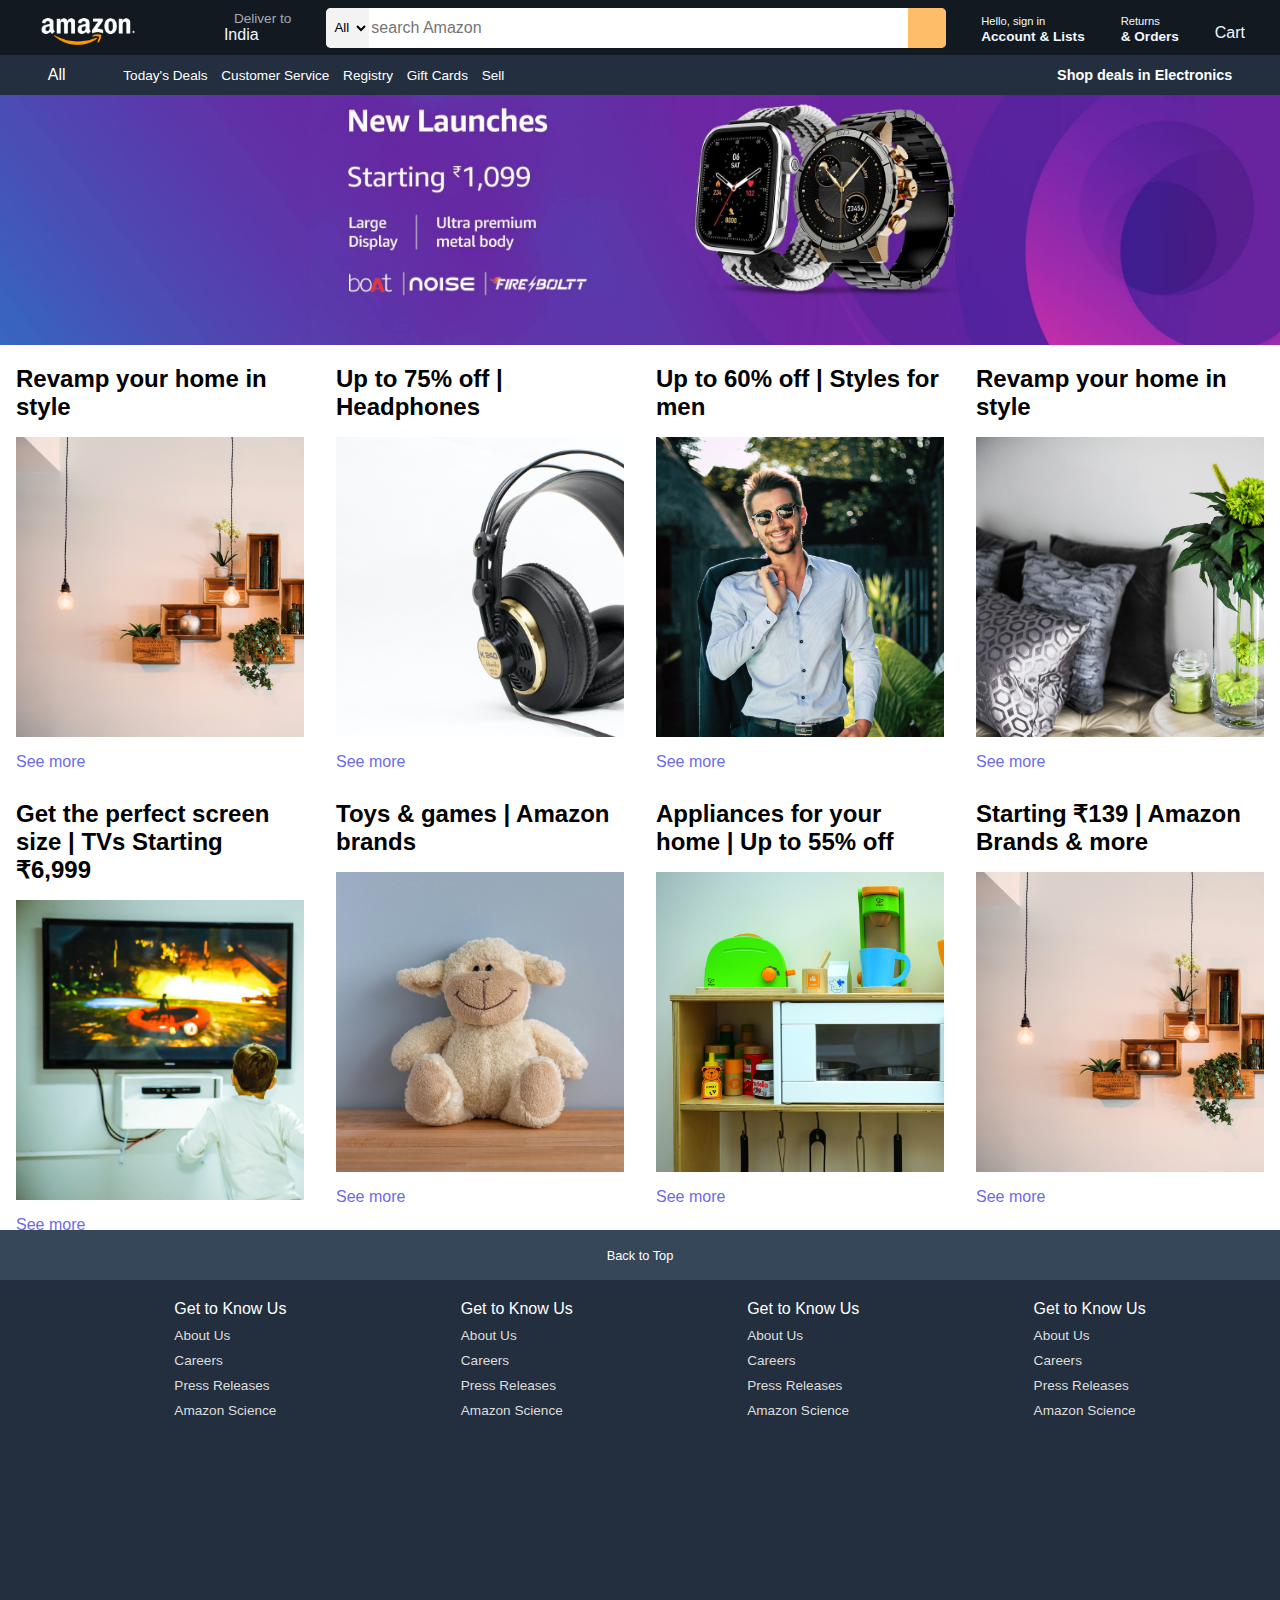
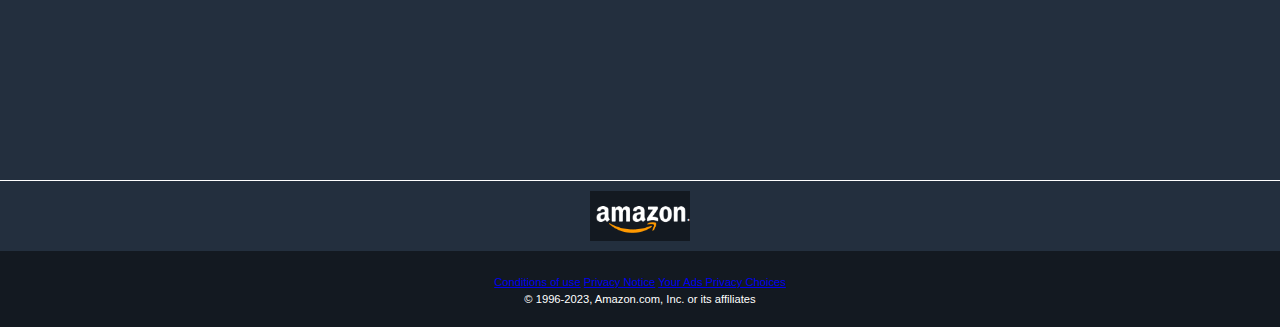
<file: Amazon clone/index.html>
<!DOCTYPE html>
<html lang="en">
<head>
    <meta charset="UTF-8">
    <meta name="viewport" content="width=device-width, initial-scale=1.0">
    <title>Amazon</title>
    <link rel="stylesheet" href="https://cdnjs.cloudflare.com/ajax/libs/font-awesome/6.5.1/css/all.min.css" integrity="sha512-DTOQO9RWCH3ppGqcWaEA1BIZOC6xxalwEsw9c2QQeAIftl+Vegovlnee1c9QX4TctnWMn13TZye+giMm8e2LwA==" crossorigin="anonymous" referrerpolicy="no-referrer" />
    <link rel="stylesheet" href="style.css">
</head>
<body>
    
    <header>

        <div class="navbar">
            <div class="nav-logo border">
                <div class="logo">
    
                </div>
            </div>
    
    <div class="nav-address border">
        <p class="add-first">Deliver to</p>
        <div class="add-icon">
            <i class="fa-solid fa-location-dot"></i>
            <p class="add-second">India</p>
        </div>
    
    </div>  


    <div class="nav-search">
        <select class="search-select">
            <option value="">All</option>
        </select>
        <input placeholder="search Amazon" class="search-input">
        <div class="search-icon">
            <i class="fa-solid fa-magnifying-glass"></i>
        </div>

    </div>

    <div class="nav-signin border" >
        <p><span>Hello, sign in</span></p>
        <p class="nav-second">Account &#38; Lists</p>
    </div>

    <div class="nav-return border">
        <p><span>Returns</span></p>
        <p class="nav-second"> &#38; Orders</p>
    </div>

    <div class="nav-cart border" >
        <i class="fa-solid fa-cart-shopping"></i>Cart
    </div>

        </div>

        <div class="panel">
            <div class="panel-all">
                <i class="fa-solid fa-bars"></i>
                All
            </div>

            <div class="panel-ops">
                <p>Today's Deals</p>
                <p>Customer Service</p>
                <p>Registry</p>
                <p>Gift Cards</p>
                <p>Sell</p>
            </div>

            <div class="panel-deals">
                Shop deals in Electronics
            </div>
        </div>


       
    </header>

        <div class="hero-section">

        </div>

        <div class="shop-section">

            <div class="box">

                <div class="box-content">
                    <h2>Revamp your home in style</h2>
                    <div class="box1-img" style="background-image: url(images/home-decor.jpg);"></div>
                     <p>See more</p>
                 </div>
                </div>
               
            <div class="box">
                <div class="box-content">
                    <h2>Up to 75% off | Headphones</h2>
                    <div class="box1-img" style="background-image: url(images/headphones.jpg);"></div>
                     <p>See more</p>
                 </div>
            </div>


            <div class="box">
                <div class="box-content">
                    <h2>Up to 60% off | Styles for men</h2>
                    <div class="box1-img" style="background-image: url(images/men.jpg);"></div>
                     <p>See more</p>
                 </div>
            </div>

            <div class=" box">
                <div class="box-content">
                    <h2>Revamp your home in style</h2>
                    <div class="box1-img" style="background-image: url(images/home.jpg);"></div>
                     <p>See more</p>
                 </div>
            </div>
           

            <br>
        <div class="box">
            <div class="box-content">
                <h2>Get the perfect screen size | TVs Starting ₹6,999</h2>
                <div class="box1-img" style="background-image: url(images/tv.jpg);"></div>
                 <p>See more</p>
             </div>
        </div>
        <div class="box">
            <div class="box-content">
                <h2>Toys &#38; games | Amazon brands</h2>
                <div class="box1-img" style="background-image: url(images/toys.jpg);"></div>
                 <p>See more</p>
             </div>
        </div>
        <div class="box">
            <div class="box-content">
                <h2>Appliances for your home | Up to 55% off</h2>
                <div class="box1-img" style="background-image: url(images/appliances.jpg);"></div>
                 <p>See more</p>
             </div>
        </div>
        <div class="box">
            <div class="box-content">
                <h2>Starting ₹139 | Amazon Brands &#38; more</h2>
                <div class="box1-img" style="background-image: url(images/home-decor.jpg);"></div>
                 <p>See more</p>
             </div> 
        </div>

       

        </div>


        <footer>
            <div class="foot-panel1">
                Back to Top
            </div>

            <div class="foot-panel2">
                <ul>
                   <p>Get to Know Us</p> 
                   <a href="#"> About Us</a>
                    <a href="#">Careers</a>
                    <a href="#">Press Releases</a>
                    <a href="#">Amazon Science</a>
                </ul>

                <ul>
                    <p>Get to Know Us</p> 
                    <a href="#"> About Us</a>
                     <a href="#">Careers</a>
                     <a href="#">Press Releases</a>
                     <a href="#">Amazon Science</a>
                 </ul>

                 <ul>
                    <p>Get to Know Us</p> 
                    <a href="#"> About Us</a>
                     <a href="#">Careers</a>
                     <a href="#">Press Releases</a>
                     <a href="#">Amazon Science</a>
                 </ul>

                 <ul>
                    <p>Get to Know Us</p> 
                    <a href="#"> About Us</a>
                     <a href="#">Careers</a>
                     <a href="#">Press Releases</a>
                     <a href="#">Amazon Science</a>
                 </ul>
            </div>


            <div class="foot-panel3">
                <div class="logo">

                </div>
            </div>

            <div class="foot-panel4">
                <div class="pages">
                    <a href="#">Conditions of use</a>
                    <a href="#">Privacy Notice</a>
                    <a href="#">Your Ads Privacy Choices</a>
                </div>

                <div class="copyright">© 1996-2023, Amazon.com, Inc. or its affiliates </div>
            </div>
        </footer>



  
</body>
</html>
</file>
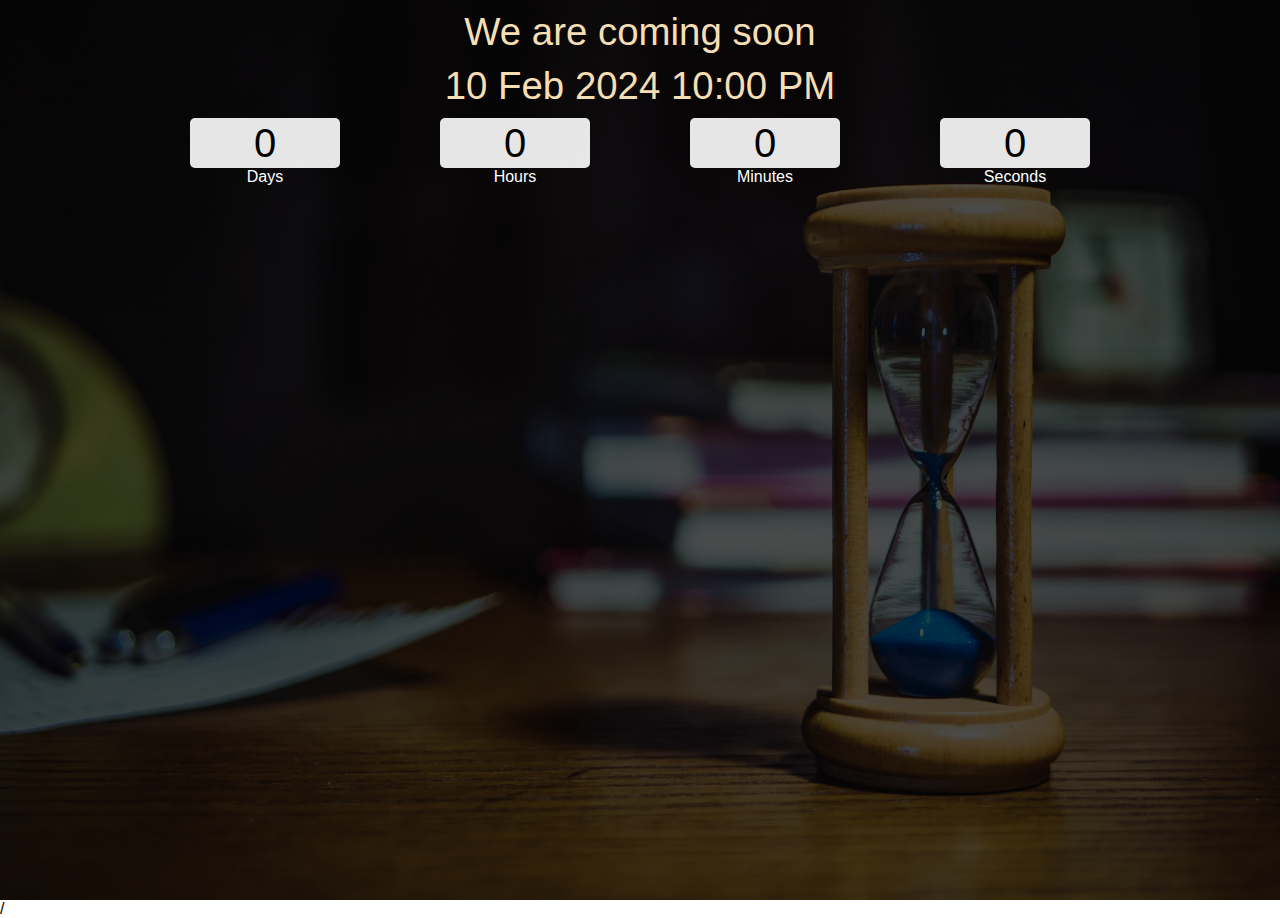
<file: countdown/index.html>
<!DOCTYPE html>
<html lang="en">
  <head>
    <meta charset="UTF-8" />
    <meta name="viewport" content="width=device-width, initial-scale=1.0" />
    <title>Document</title>
    <link rel="stylesheet" href="style.css" />
  </head>
  <body>
    <div class="main">
      <div class="overlay">
        <div class="title">We are coming soon</div>
        <div class="title" id="end-date">10 Feb 2024 10:00 PM</div>
        <div class="col">
          <div>
            <input type="text" readonly value="0" />
            <br />
            <label for="">Days</label>
          </div>
          <div>
            <input type="text" readonly value="0" />
            <br />
            <label for="">Hours</label>
          </div>
          <div>
            <input type="text" readonly value="0" />
            <br />
            <label for="">Minutes</label>
          </div>
          <div>
            <input type="text" readonly value="0" />
            <br />
            <label for="">Seconds</label>
          </div>
        </div>
      </div>
      /
    </div>

    <script src="app.js"></script>
  </body>
</html>
</file>
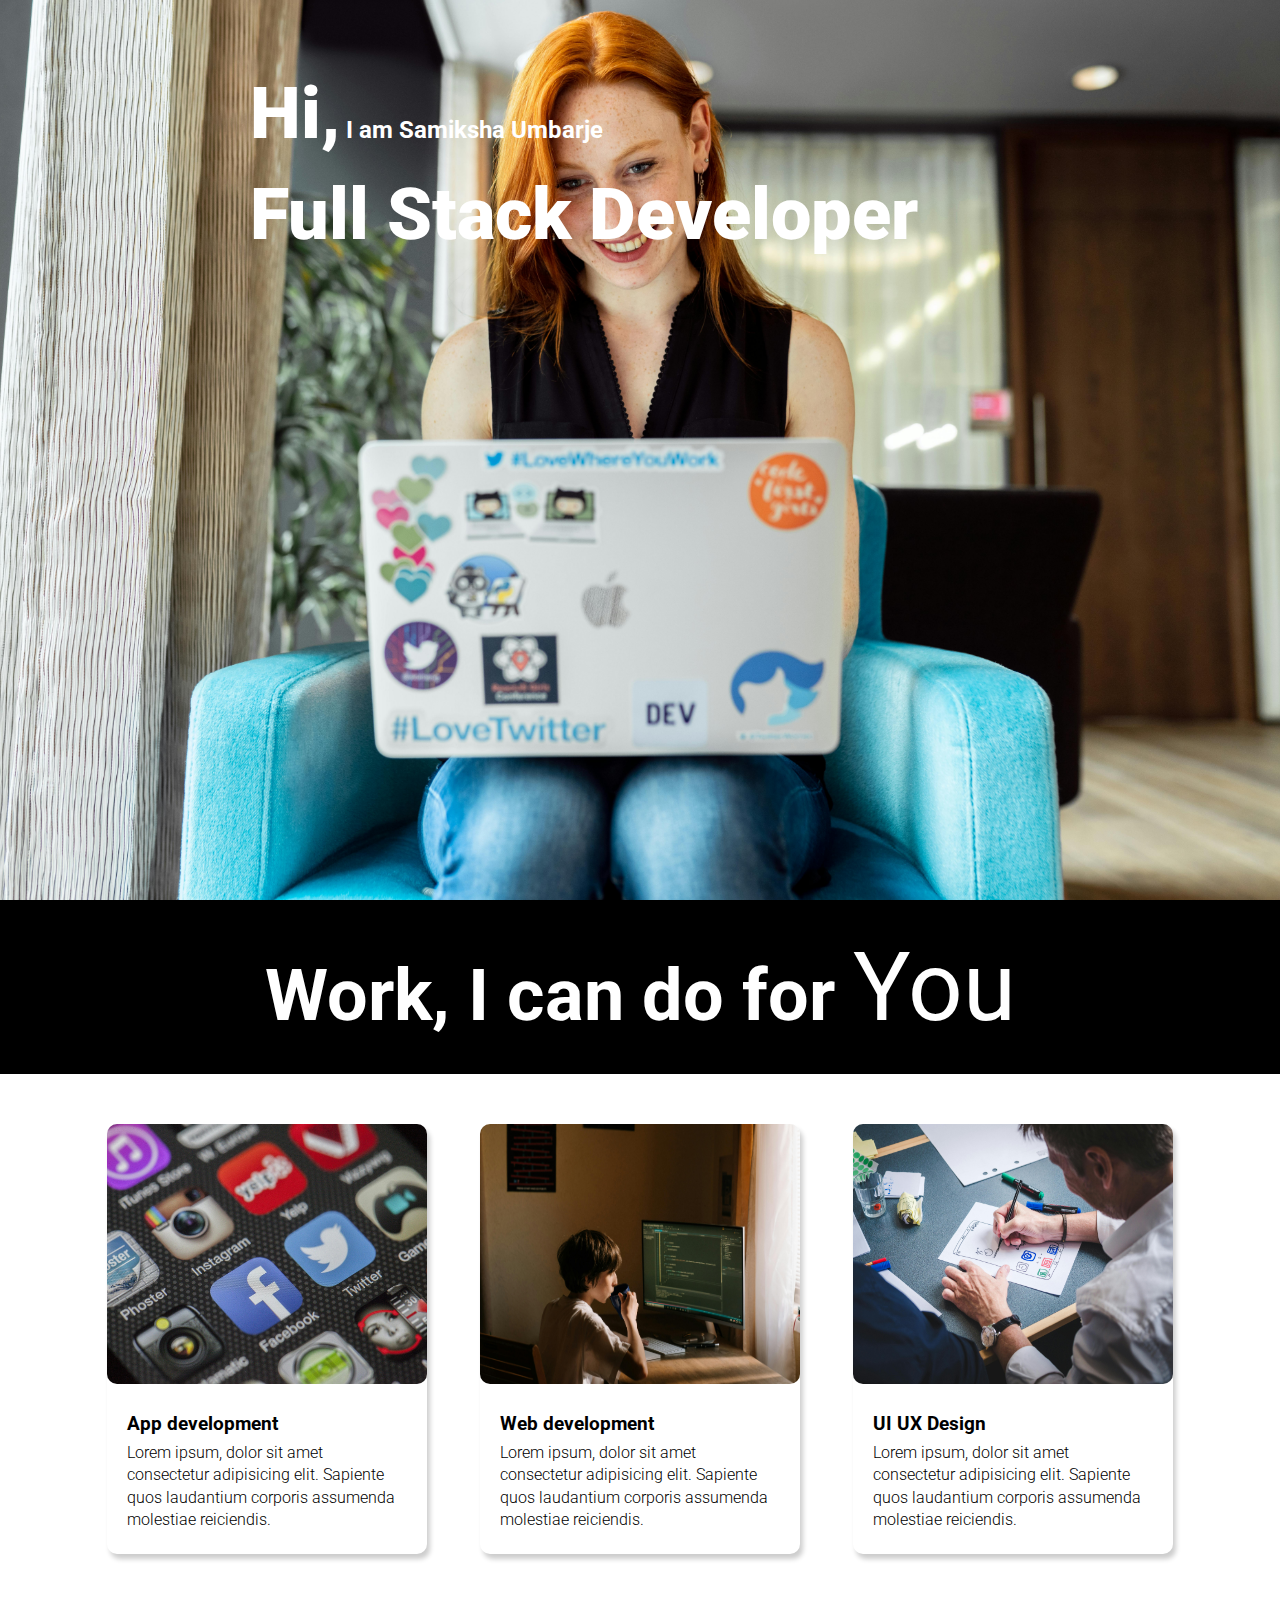
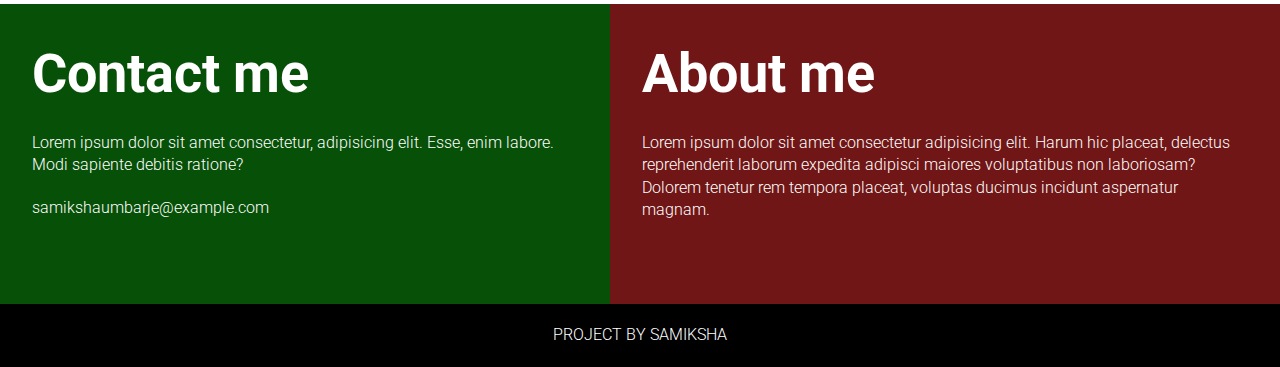
<file: Dev Landing page/index.html>
<!DOCTYPE html>
<html lang="en">
  <head>
    <meta charset="UTF-8" />
    <meta name="viewport" content="width=device-width, initial-scale=1.0" />
    <title>Developer Landing Page</title>
    <link rel="stylesheet" href="style.css" />
  </head>
  <body>
    <section class="hero_section">
      <div class="text_container">
        <h2><span class="lg_text">Hi,</span> I am Samiksha Umbarje</h2>
        <h1 class="lg_text">Full Stack Developer</h1>
      </div>
    </section>

    <section class="black_box">
      <h2>Work, I can do for <span>You</span></h2>
    </section>

    <section class="work">
      <div class="grid_item">
        <div class="card">
          <div class="image_container">
            <img src="images/app dev.jpg" alt="UI UX design" />
          </div>
          <div class="card_content">
            <h3>App development</h3>
            <p>
              Lorem ipsum, dolor sit amet consectetur adipisicing elit. Sapiente
              quos laudantium corporis assumenda molestiae reiciendis.
            </p>
          </div>
        </div>
      </div>

      <div class="grid_item">
        <div class="card">
          <div class="image_container">
            <img src="images/web.jpg" alt="web development" />
          </div>
          <div class="card_content">
            <h3>Web development</h3>
            <p>
              Lorem ipsum, dolor sit amet consectetur adipisicing elit. Sapiente
              quos laudantium corporis assumenda molestiae reiciendis.
            </p>
          </div>
        </div>
      </div>

      <div class="grid_item">
        <div class="card">
          <div class="image_container">
            <img src="images/UI design.jpg" alt="app development" />
          </div>
          <div class="card_content">
            <h3>UI UX Design</h3>
            <p>
              Lorem ipsum, dolor sit amet consectetur adipisicing elit. Sapiente
              quos laudantium corporis assumenda molestiae reiciendis.
            </p>
          </div>
        </div>
      </div>
    </section>

    <section class="bottom_section">
      <div class="contact">
        <h2>Contact me</h2>
        <p>
          Lorem ipsum dolor sit amet consectetur, adipisicing elit. Esse, enim
          labore. Modi sapiente debitis ratione?
        </p>
        <p>samikshaumbarje@example.com</p>
      </div>
      <div class="about">
        <h2>About me</h2>
        Lorem ipsum dolor sit amet consectetur adipisicing elit. Harum hic
        placeat, delectus reprehenderit laborum expedita adipisci maiores
        voluptatibus non laboriosam? Dolorem tenetur rem tempora placeat,
        voluptas ducimus incidunt aspernatur magnam.
      </div>
    </section>

    <footer>Project By Samiksha</footer>
  </body>
</html>
</file>
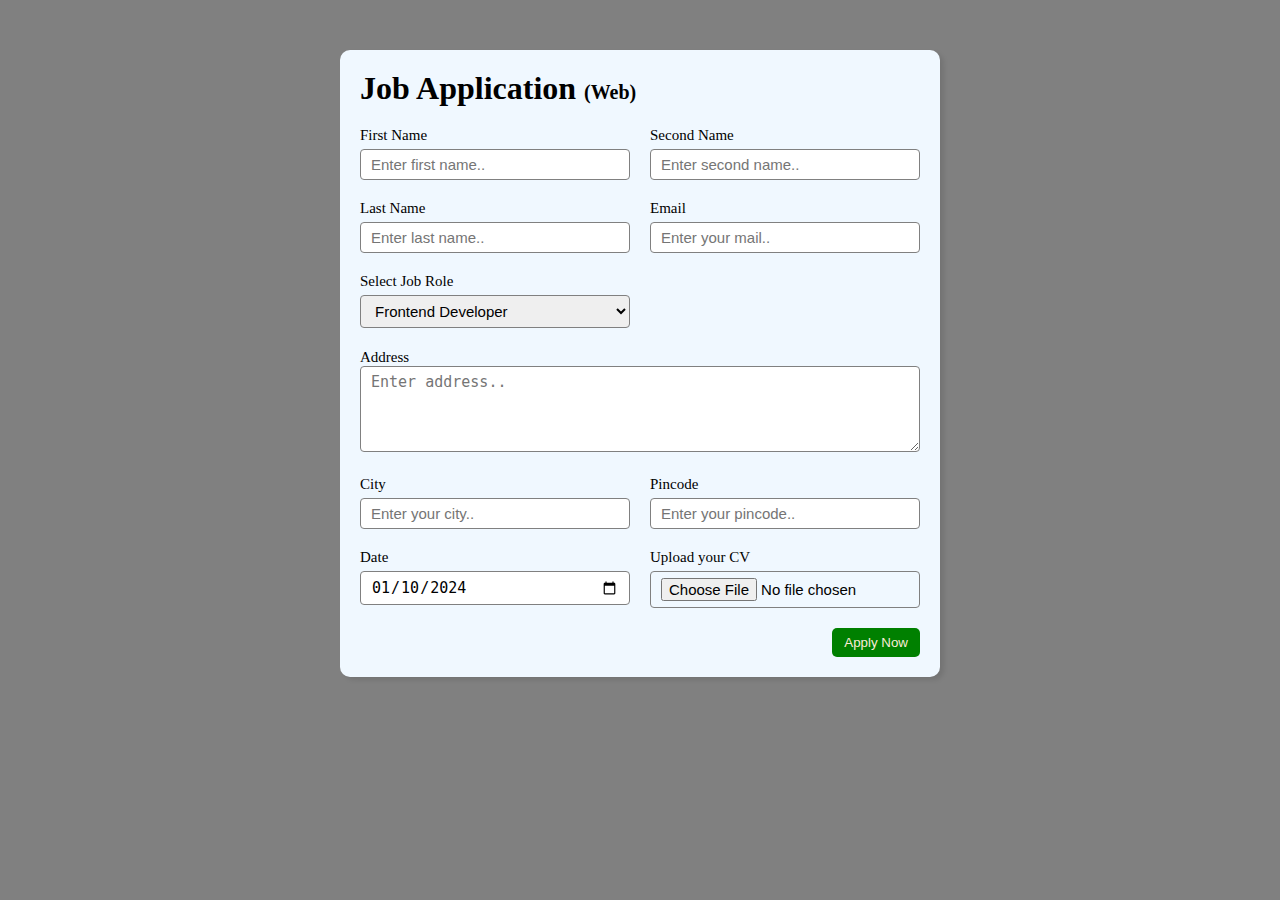
<file: Job application/index.html>
<!DOCTYPE html>
<html lang="en">
  <head>
    <meta charset="UTF-8" />
    <meta name="viewport" content="width=device-width, initial-scale=1.0" />
    <title>Job Application form</title>
    <link rel="stylesheet" href="style.css" />
  </head>
  <body>
    <div class="container">
      <div class="apply_box">
        <h1>
          Job Application
          <span class="title_small">(Web)</span>
        </h1>

        <form action="">
          <div class="form_container">
            <div class="form_control">
              <label for="first_name">First Name</label>
              <input
                id="first_name"
                type="text"
                name="first_name"
                placeholder="Enter first name.."
              />
            </div>

            <div class="form_control">
              <label for="second_name">Second Name</label>
              <input
                id="second_name"
                type="text"
                name="second_name"
                placeholder="Enter second name.."
              />
            </div>

            <div class="form_control">
              <label for="last_name">Last Name</label>
              <input
                id="last_name"
                type="text"
                name="last_name"
                placeholder="Enter last name.."
              />
            </div>

            <div class="form_control">
              <label for="email">Email</label>
              <input
                id="email"
                type="email"
                name="email"
                placeholder="Enter your mail.."
              />
            </div>

            <div class="form_control">
              <label for="job_role"> Select Job Role</label>
              <select>
                <option value="frontend">Frontend Developer</option>
                <option value="backend">Backend Developer</option>
                <option value="fullstack">Full stack Developer</option>
                <option value="ui_ux">UI_UX Designer</option>
              </select>
            </div>

            <div class="textarea_control">
              <label for="address">Address</label>
              <textarea
                name="address"
                id="address"
                cols="30"
                rows="4"
                placeholder="Enter address.."
              ></textarea>
            </div>

            <div class="form_control">
              <label for="city">City</label>
              <input
                id="city"
                type="text"
                name="city"
                placeholder="Enter your city.."
              />
            </div>

            <div class="form_control">
              <label for="pincode">Pincode</label>
              <input
                id="pincode"
                type="number"
                name="pincode"
                placeholder="Enter your pincode.."
              />
            </div>

            <div class="form_control">
              <label for="date">Date</label>
              <input value="2024-01-10" id="date" type="date" name="date" />
            </div>

            <div class="form_control">
              <label for="upload">Upload your CV</label>
              <input id="upload" type="file" name="date" />
            </div>
          </div>

          <div class="button_container">
            <button type="submit">Apply Now</button>
          </div>
        </form>
      </div>
    </div>
  </body>
</html>
</file>
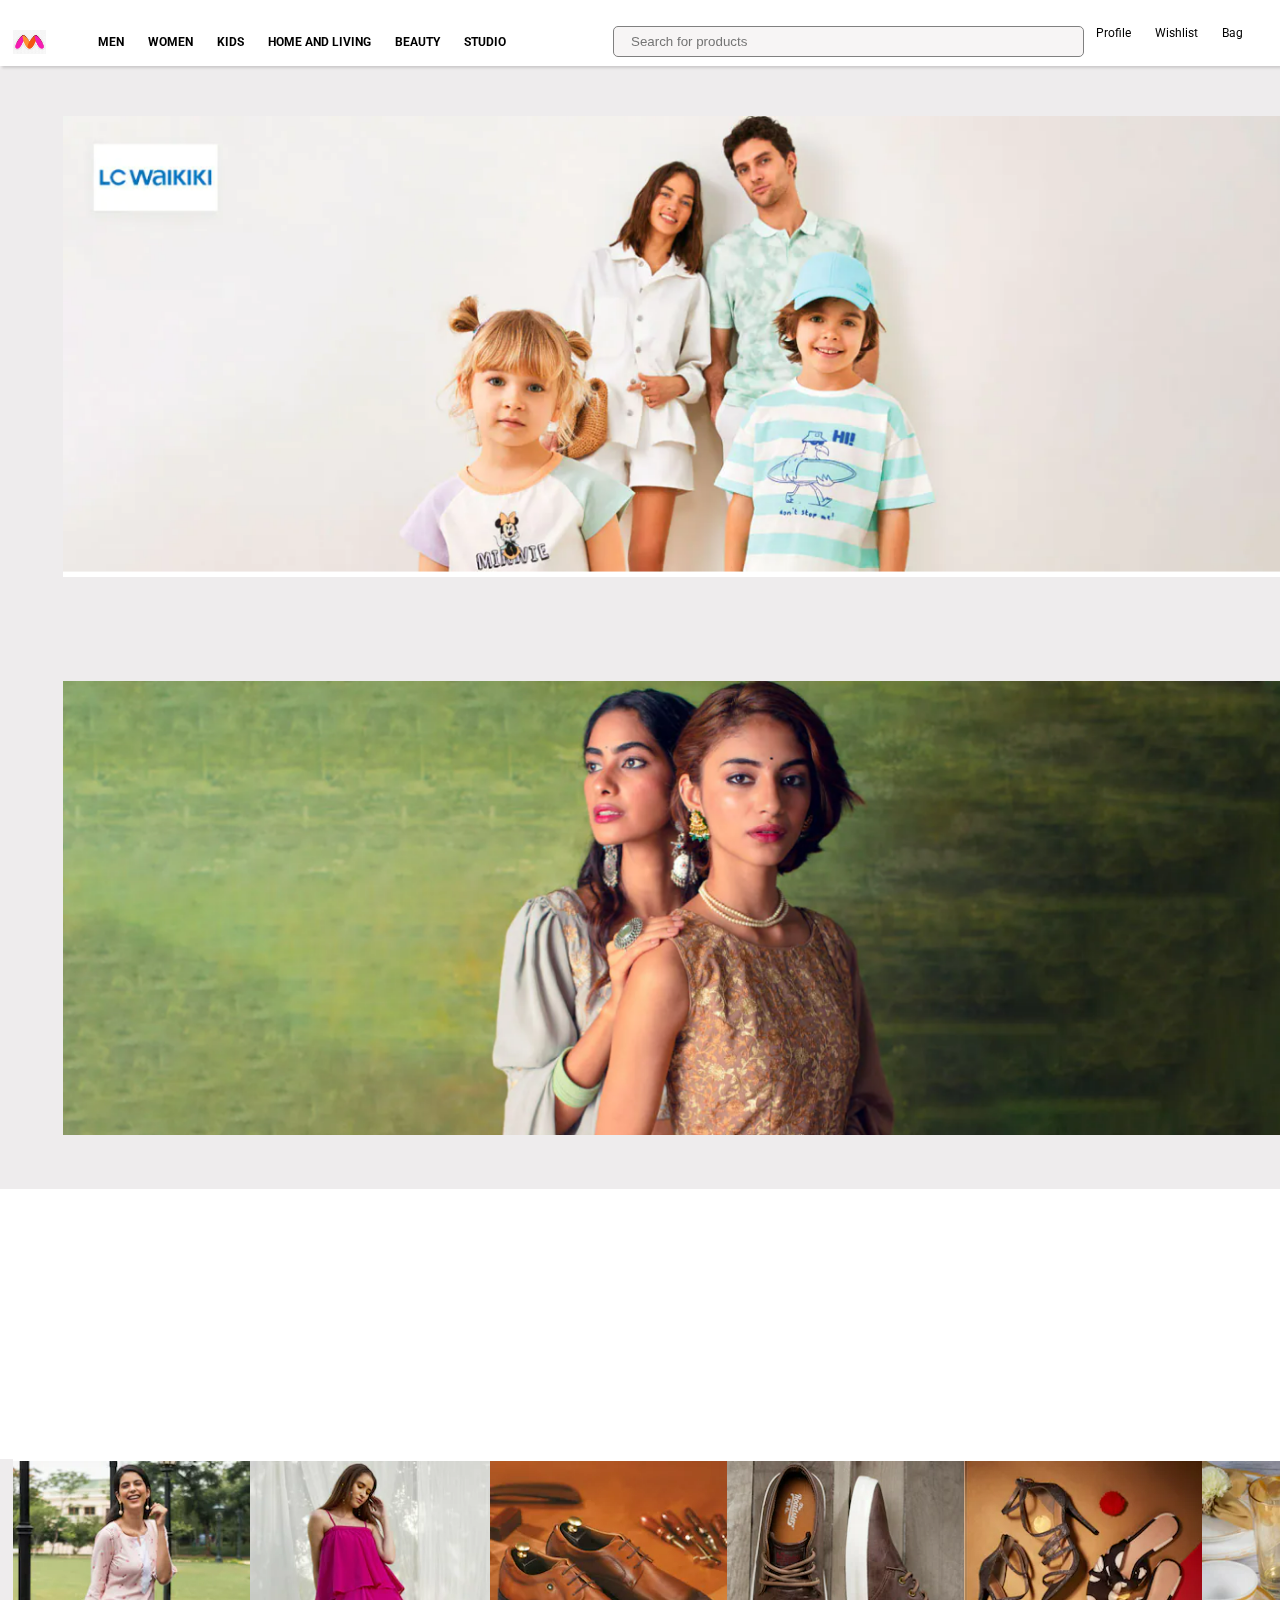
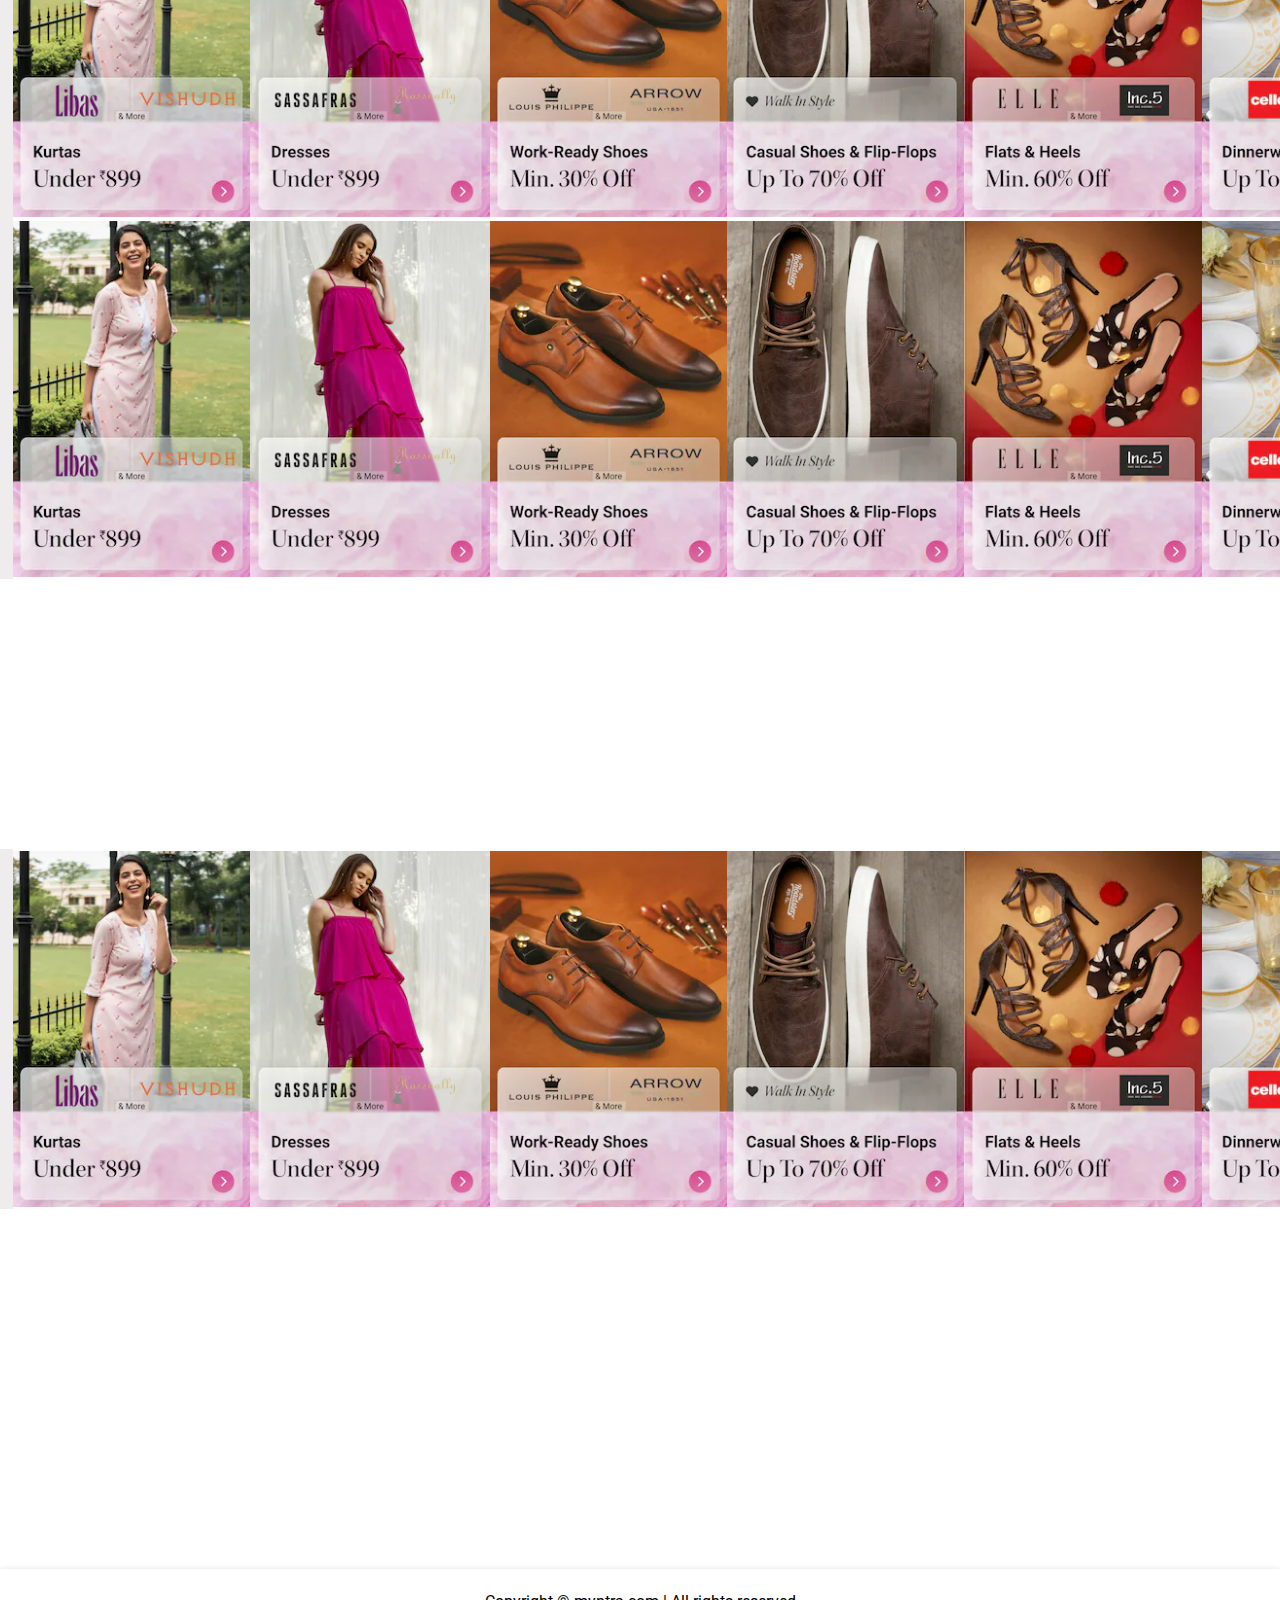
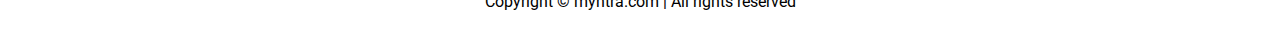
<file: MyntraClone/index.html>
<!DOCTYPE html>
<html lang="en">
<head>
    <meta charset="UTF-8">
    <meta name="viewport" content="width=device-width, initial-scale=1.0">
    <link rel="icon" type="image/png"
      href="[data-uri]"
      sizes="64x64"/>
    <title>Online Shopping for Women, Men, Kids Fashion and Lifestyle - Myntra</title>
    <link href="style.css" rel="stylesheet" type="text/css" />
    <link href="utils.css" rel="stylesheet" type="text/css" />
</head>

<body>
    <header class="container">
        <nav class="flex space-between">
            <div class="left flex item-center">

                <img src="[data-uri]">
            <ul class="flex item-center justify-center uppercase semibold" >
                <li>Men</li>
                <li>Women</li>
                <li>Kids</li>
                <li>Home and Living</li>
                <li>Beauty </li>
                <li>Studio</li>
            </ul>
        
            </div>
            <div class="rightbox flex items-center">
                <input class="search desktop-searchbar" placeholder="Search for products" data-reactid="904"/>
                <div class="profile mx-2" >Profile</div>
                <div class="wishlist mx-2">Wishlist</div>
                <div class="bag mx-2">Bag</div>
            </div>

        </nav>
    </header>
    <section class="containerHeader section1">
        <img class="homeimg" src="/MyntraClone/images/Home.png"><br>
       
    </section>
    <section class="container section1">
        <img class="homeimg2" src="/MyntraClone/images/home2.png"> 
    </section>

    <section class="gap"></section>
    <section class="container section2 flex">

        <img class="cards1" src="/MyntraClone/images/card1.png">
        <img class="cards1" src="/MyntraClone/images/card2.png">
        <img class="cards1" src="/MyntraClone/images/card3.png">
        <img class="cards1" src="/MyntraClone/images/card4.png">
        <img class="cards1" src="/MyntraClone/images/card5.png">
        <img class="cards1" src="/MyntraClone/images/card6.png">
        <img class="cards1" src="/MyntraClone/images/card7.png">
    

    </section>
    <section class="container section2 flex">

        <img class="cards1" src="/MyntraClone/images/card1.png">
        <img class="cards1" src="/MyntraClone/images/card2.png">
        <img class="cards1" src="/MyntraClone/images/card3.png">
        <img class="cards1" src="/MyntraClone/images/card4.png">
        <img class="cards1" src="/MyntraClone/images/card5.png">
        <img class="cards1" src="/MyntraClone/images/card6.png">
        <img class="cards1" src="/MyntraClone/images/card7.png">
    

    </section>
    <section class="gap"></section>
    <section class="container section2 flex">

        <img class="cards1" src="/MyntraClone/images/card1.png">
        <img class="cards1" src="/MyntraClone/images/card2.png">
        <img class="cards1" src="/MyntraClone/images/card3.png">
        <img class="cards1" src="/MyntraClone/images/card4.png">
        <img class="cards1" src="/MyntraClone/images/card5.png">
        <img class="cards1" src="/MyntraClone/images/card6.png">
        <img class="cards1" src="/MyntraClone/images/card7.png">
    

    </section>

   <section class="tall">


   </section>

    <footer class="my-2">
        Copyright &copy; myntra.com | All rights reserved
    </footer>
    <script src="script.js"></script>  
    
    
</body>
</html>
</file>
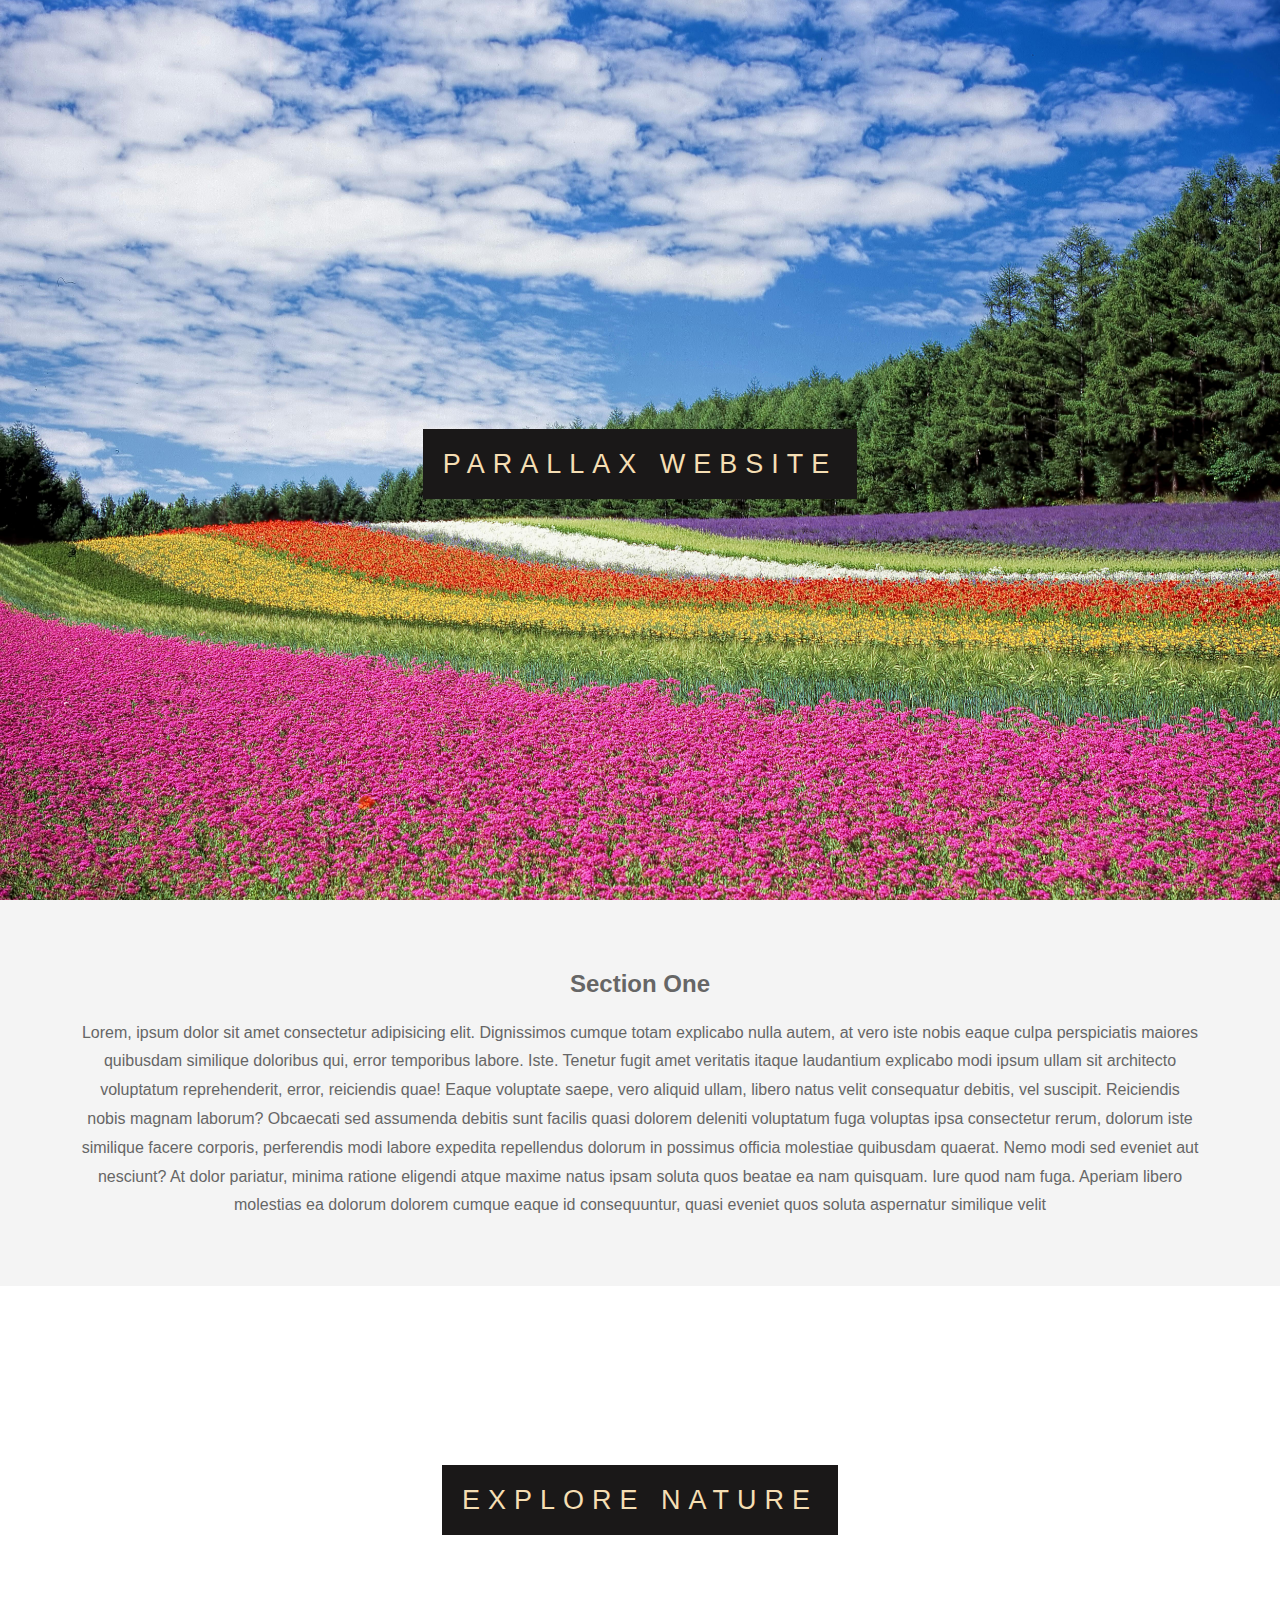
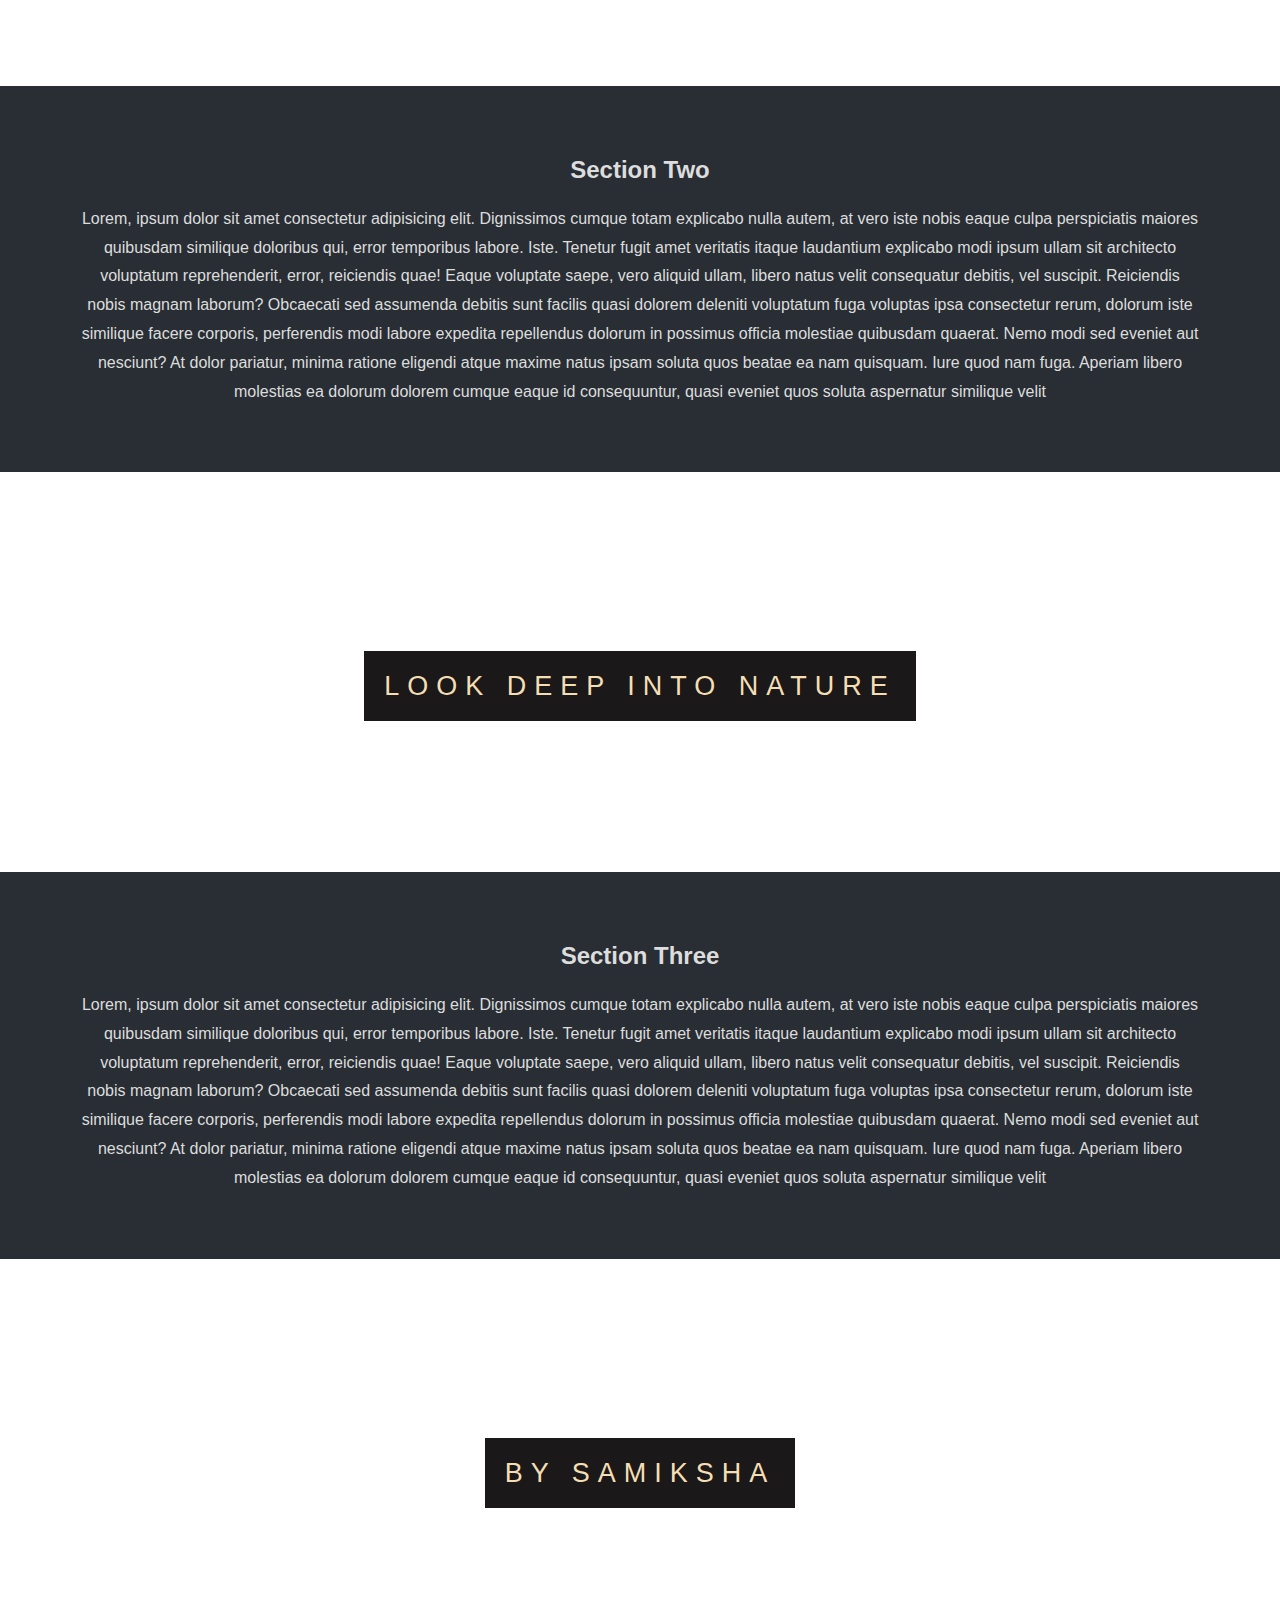
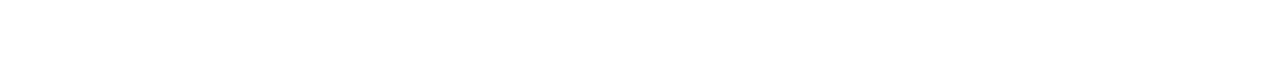
<file: Parallax Website/index.html>
<!DOCTYPE html>
<html lang="en">
  <head>
    <meta charset="UTF-8" />
    <meta name="viewport" content="width=device-width, initial-scale=1.0" />
    <title>Parallex Website</title>
    <link rel="stylesheet" href="style.css" />
  </head>
  <body>
    <section class="pimg1">
      <div class="ptext">
        <span class="textbg"> Parallax Website </span>
      </div>
    </section>
    <section class="section section-light">
      <h2>Section One</h2>
      <p>
        Lorem, ipsum dolor sit amet consectetur adipisicing elit. Dignissimos
        cumque totam explicabo nulla autem, at vero iste nobis eaque culpa
        perspiciatis maiores quibusdam similique doloribus qui, error temporibus
        labore. Iste. Tenetur fugit amet veritatis itaque laudantium explicabo
        modi ipsum ullam sit architecto voluptatum reprehenderit, error,
        reiciendis quae! Eaque voluptate saepe, vero aliquid ullam, libero natus
        velit consequatur debitis, vel suscipit. Reiciendis nobis magnam
        laborum? Obcaecati sed assumenda debitis sunt facilis quasi dolorem
        deleniti voluptatum fuga voluptas ipsa consectetur rerum, dolorum iste
        similique facere corporis, perferendis modi labore expedita repellendus
        dolorum in possimus officia molestiae quibusdam quaerat. Nemo modi sed
        eveniet aut nesciunt? At dolor pariatur, minima ratione eligendi atque
        maxime natus ipsam soluta quos beatae ea nam quisquam. Iure quod nam
        fuga. Aperiam libero molestias ea dolorum dolorem cumque eaque id
        consequuntur, quasi eveniet quos soluta aspernatur similique velit
      </p>
    </section>

    <section class="pimg2">
      <div class="ptext">
        <span class="textbg"> Explore Nature </span>
      </div>
    </section>

    <section class="section section-dark">
      <h2>Section Two</h2>
      <p>
        Lorem, ipsum dolor sit amet consectetur adipisicing elit. Dignissimos
        cumque totam explicabo nulla autem, at vero iste nobis eaque culpa
        perspiciatis maiores quibusdam similique doloribus qui, error temporibus
        labore. Iste. Tenetur fugit amet veritatis itaque laudantium explicabo
        modi ipsum ullam sit architecto voluptatum reprehenderit, error,
        reiciendis quae! Eaque voluptate saepe, vero aliquid ullam, libero natus
        velit consequatur debitis, vel suscipit. Reiciendis nobis magnam
        laborum? Obcaecati sed assumenda debitis sunt facilis quasi dolorem
        deleniti voluptatum fuga voluptas ipsa consectetur rerum, dolorum iste
        similique facere corporis, perferendis modi labore expedita repellendus
        dolorum in possimus officia molestiae quibusdam quaerat. Nemo modi sed
        eveniet aut nesciunt? At dolor pariatur, minima ratione eligendi atque
        maxime natus ipsam soluta quos beatae ea nam quisquam. Iure quod nam
        fuga. Aperiam libero molestias ea dolorum dolorem cumque eaque id
        consequuntur, quasi eveniet quos soluta aspernatur similique velit
      </p>
    </section>

    <section class="pimg3">
      <div class="ptext">
        <span class="textbg"> Look Deep into Nature </span>
      </div>
    </section>

    <section class="section section-dark">
      <h2>Section Three</h2>
      <p>
        Lorem, ipsum dolor sit amet consectetur adipisicing elit. Dignissimos
        cumque totam explicabo nulla autem, at vero iste nobis eaque culpa
        perspiciatis maiores quibusdam similique doloribus qui, error temporibus
        labore. Iste. Tenetur fugit amet veritatis itaque laudantium explicabo
        modi ipsum ullam sit architecto voluptatum reprehenderit, error,
        reiciendis quae! Eaque voluptate saepe, vero aliquid ullam, libero natus
        velit consequatur debitis, vel suscipit. Reiciendis nobis magnam
        laborum? Obcaecati sed assumenda debitis sunt facilis quasi dolorem
        deleniti voluptatum fuga voluptas ipsa consectetur rerum, dolorum iste
        similique facere corporis, perferendis modi labore expedita repellendus
        dolorum in possimus officia molestiae quibusdam quaerat. Nemo modi sed
        eveniet aut nesciunt? At dolor pariatur, minima ratione eligendi atque
        maxime natus ipsam soluta quos beatae ea nam quisquam. Iure quod nam
        fuga. Aperiam libero molestias ea dolorum dolorem cumque eaque id
        consequuntur, quasi eveniet quos soluta aspernatur similique velit
      </p>
    </section>

    <section class="pimg4">
      <div class="ptext">
        <span class="textbg">By Samiksha </span>
      </div>
    </section>
  </body>
</html>
</file>
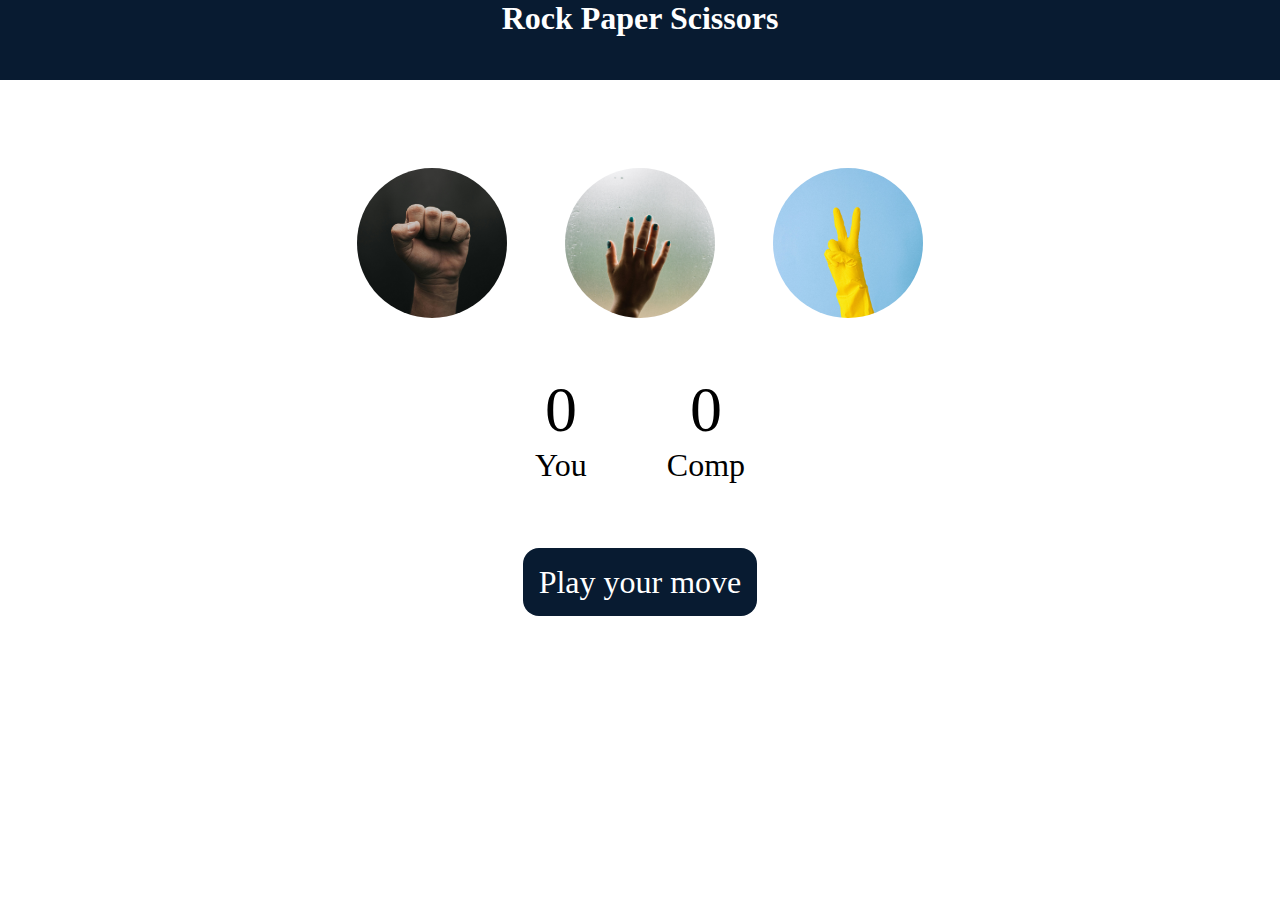
<file: rock paper scissor/index.html>
<!DOCTYPE html>
<html lang="en">
  <head>
    <meta charset="UTF-8" />
    <meta name="viewport" content="width=device-width, initial-scale=1.0" />
    <title>Rock Paper Scissors Game</title>
    <link rel="stylesheet" href="style.css" />
  </head>
  <body>
    <h1>Rock Paper Scissors</h1>
    <div class="choices">
      <div class="choice" id="rock">
        <img src="./images/rock.jpg" alt="" />
      </div>

      <div class="choice" id="paper">
        <img src="./images/paper.jpg" alt="" />
      </div>

      <div class="choice" id="scissors">
        <img src="./images/scissor.jpg" alt="" />
      </div>
    </div>

    <div class="scoreboard">
      <div class="user-score">
        <p id="user-score">0</p>
        <p>You</p>
      </div>

      <div class="score">
        <p id="comp-score">0</p>
        <p>Comp</p>
      </div>
    </div>

    <div class="msgcontainer">
      <p id="msg">Play your move</p>
    </div>

    <script src="app.js"></script>
  </body>
</html>
</file>
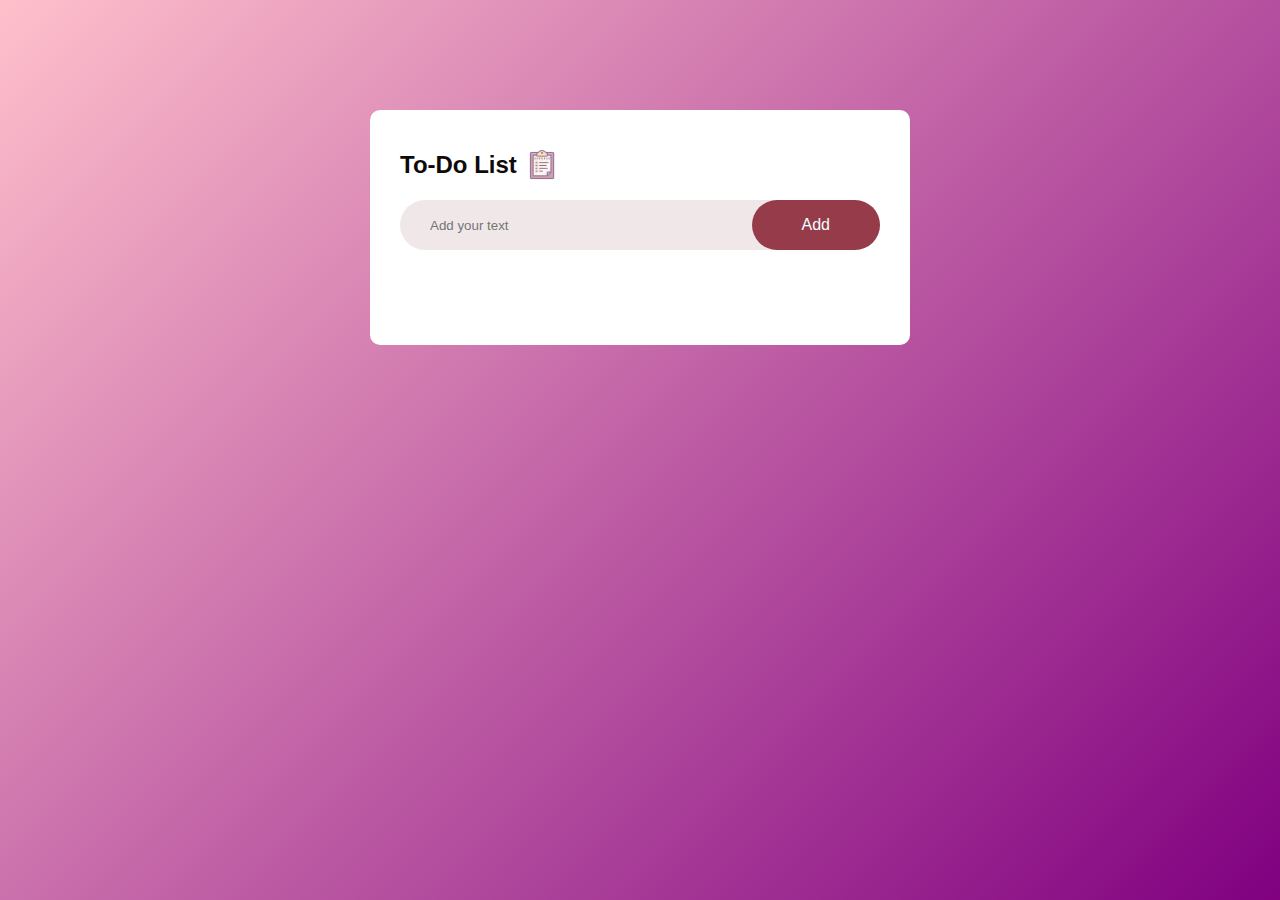
<file: To-do List/index.html>
<!DOCTYPE html>
<html lang="en">
<head>
    <meta charset="UTF-8">
    <meta name="viewport" content="width=device-width, initial-scale=1.0">
    <title>Document</title>
    <link rel="stylesheet" href="style.css">
</head>
<body>
    
    <div class="container">
            <div class="todo-app">
                <h2>To-Do List <img src="list_icon.png" alt=""></h2>
           
                <div class="row">
                    <input type="text" id="input-box" placeholder="Add your text">
                
                    <button onclick="addTask()">Add</button>
                </div>

                <ul id="list-container">
                    <!-- <li class="checked">Task 1</li>
                    <li>Task 2</li>
                    <li>Task 3</li> -->
                </ul>
            </div>

            </div>

<script src="script.js"></script>

</body>
</html>
</file>
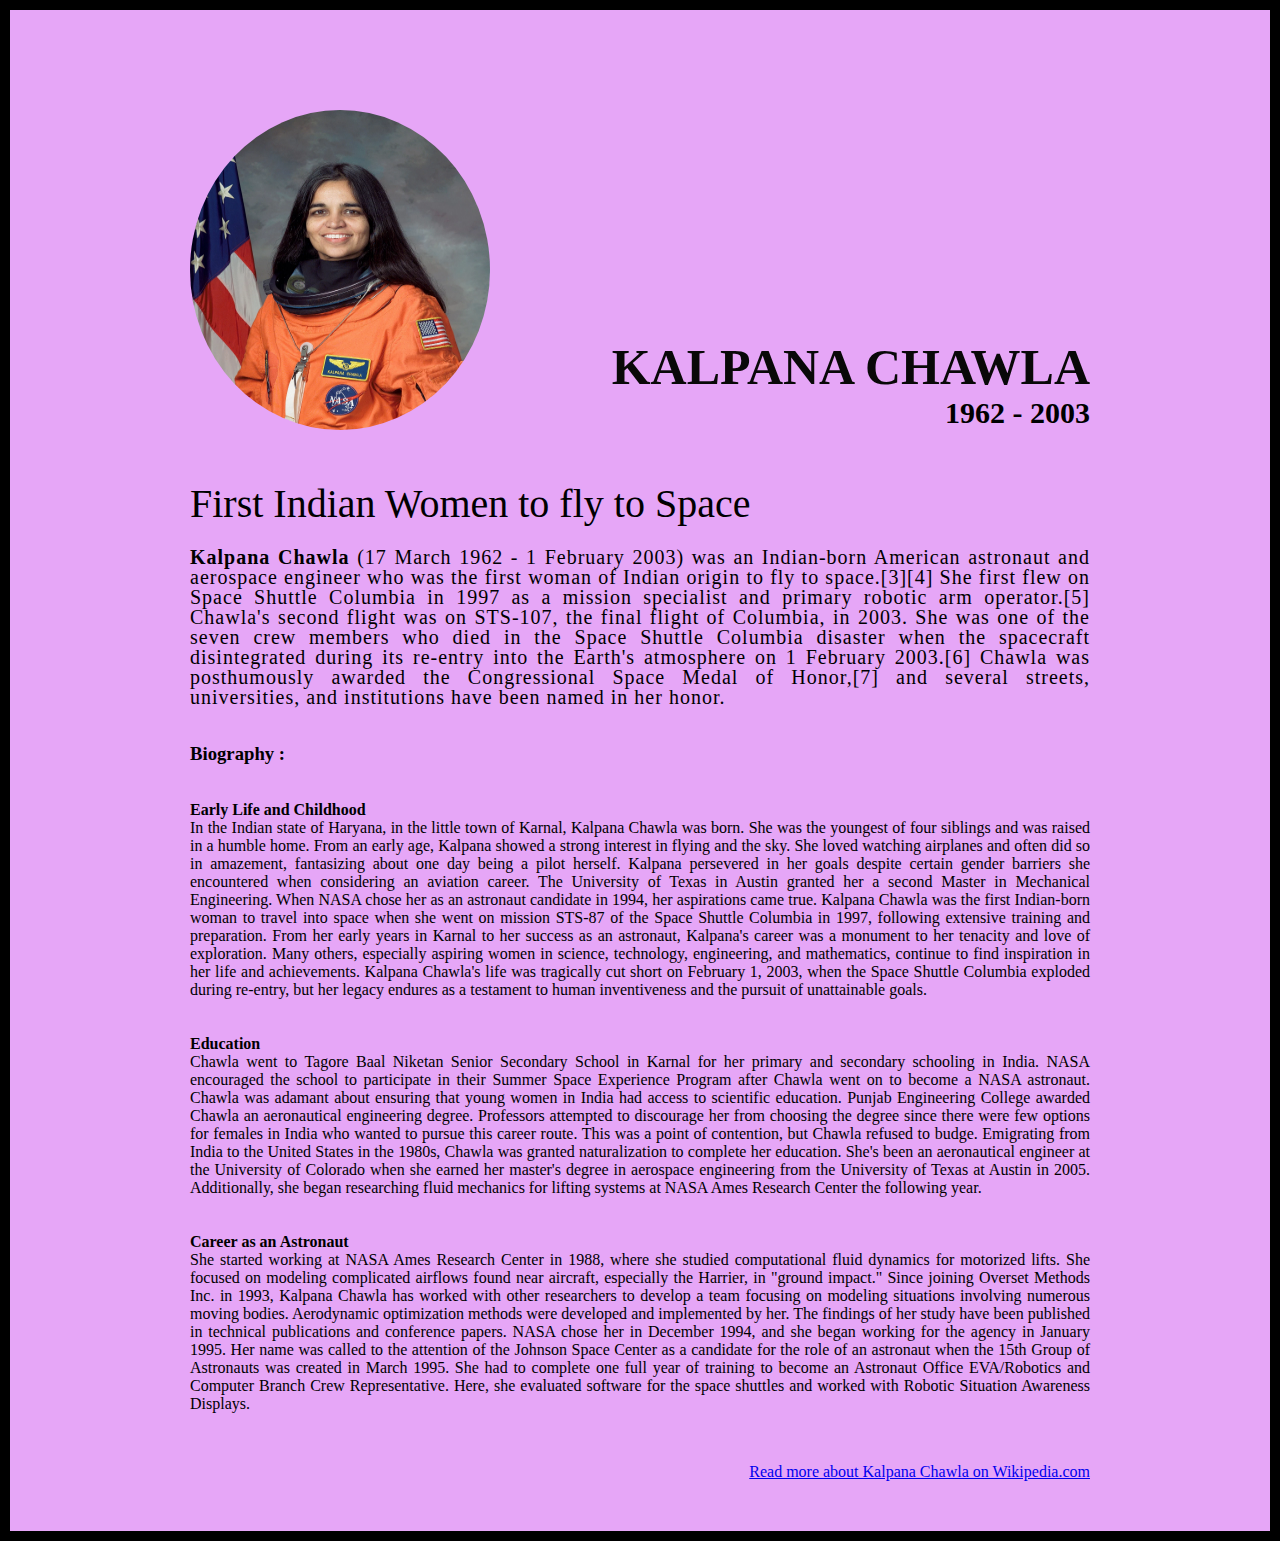
<file: Tribute/index.html>
<!DOCTYPE html>
<html lang="en">
<head>
    <meta charset="UTF-8">
    <meta name="viewport" content="width=device-width, initial-scale=1.0">
   
    <title>The tribute Website | Kalpana Chawla</title>
    <link rel="stylesheet" href="style.css">
</head>
<body>
    
    <div class="container">
                <div class="content">
            <section class="top_section">

                <div class="img_container">
                    <img src="./images/Kalpana_Chawla.jpg.webp" alt="">
                </div>

                    <div>
                        <h1>Kalpana Chawla</h1>
                        <h4>1962 - 2003</h4>
                    </div>

            </section>
            <section class="about_section">
                <h2>First Indian Women to fly to Space</h2>
                <p><b>Kalpana Chawla </b>(17 March 1962 - 1 February 2003) was an Indian-born American astronaut and aerospace engineer who was the first woman of Indian origin to fly to space.[3][4] She first flew on Space Shuttle Columbia in 1997 as a mission specialist and primary robotic arm operator.[5]

                    Chawla's second flight was on STS-107, the final flight of Columbia, in 2003. She was one of the seven crew members who died in the Space Shuttle Columbia disaster when the spacecraft disintegrated during its re-entry into the Earth's atmosphere on 1 February 2003.[6] Chawla was posthumously awarded the Congressional Space Medal of Honor,[7] and several streets, universities, and institutions have been named in her honor.</p>
                    
                </section>

                        <br><br>
                <section class="Biography">
                    <h3>Biography :</h3>
                        <br><br>
                 <dd><b>Early Life and Childhood</b></dd>
                    <dl>In the Indian state of Haryana, in the little town of Karnal, Kalpana Chawla was born. She was the youngest of four siblings and was raised in a humble home. From an early age, Kalpana showed a strong interest in flying and the sky. She loved watching airplanes and often did so in amazement, fantasizing about one day being a pilot herself. Kalpana persevered in her goals despite certain gender barriers she encountered when considering an aviation career.

                        The University of Texas in Austin granted her a second Master in Mechanical Engineering. When NASA chose her as an astronaut candidate in 1994, her aspirations came true. Kalpana Chawla was the first Indian-born woman to travel into space when she went on mission STS-87 of the Space Shuttle Columbia in 1997, following extensive training and preparation.
                        
                        From her early years in Karnal to her success as an astronaut, Kalpana's career was a monument to her tenacity and love of exploration. Many others, especially aspiring women in science, technology, engineering, and mathematics, continue to find inspiration in her life and achievements. Kalpana Chawla's life was tragically cut short on February 1, 2003, when the Space Shuttle Columbia exploded during re-entry, but her legacy endures as a testament to human inventiveness and the pursuit of unattainable goals.</dl>
                        <br><br>
                        <dd><b>Education</b></dd>
                        <dl>Chawla went to Tagore Baal Niketan Senior Secondary School in Karnal for her primary and secondary schooling in India. NASA encouraged the school to participate in their Summer Space Experience Program after Chawla went on to become a NASA astronaut. Chawla was adamant about ensuring that young women in India had access to scientific education.

                            Punjab Engineering College awarded Chawla an aeronautical engineering degree. Professors attempted to discourage her from choosing the degree since there were few options for females in India who wanted to pursue this career route. This was a point of contention, but Chawla refused to budge. Emigrating from India to the United States in the 1980s, Chawla was granted naturalization to complete her education. She's been an aeronautical engineer at the University of Colorado when she earned her master's degree in aerospace engineering from the University of Texas at Austin in 2005. Additionally, she began researching fluid mechanics for lifting systems at NASA Ames Research Center the following year.</dl>
                            <br><br>
                           <dd><b>Career as an Astronaut</b></dd> 
                           <dl>She started working at NASA Ames Research Center in 1988, where she studied computational fluid dynamics for motorized lifts. She focused on modeling complicated airflows found near aircraft, especially the Harrier, in "ground impact." Since joining Overset Methods Inc. in 1993, Kalpana Chawla has worked with other researchers to develop a team focusing on modeling situations involving numerous moving bodies. Aerodynamic optimization methods were developed and implemented by her. The findings of her study have been published in technical publications and conference papers.
                            NASA chose her in December 1994, and she began working for the agency in January 1995. Her name was called to the attention of the Johnson Space Center as a candidate for the role of an astronaut when the 15th Group of Astronauts was created in March 1995. She had to complete one full year of training to become an Astronaut Office EVA/Robotics and Computer Branch Crew Representative. Here, she evaluated software for the space shuttles and worked with Robotic Situation Awareness Displays.</dl>
                        </section>

                        <footer>
                           <a href="https://en.wikipedia.org/wiki/Kalpana_Chawla"><p>Read more about Kalpana Chawla on Wikipedia.com</p></a> 
                        </footer>
        </div>
    </div>
</body>
</html>
</file>
<file: Amazon clone/style.css>
*{
    margin: 0;
    font-family: Arial, Helvetica, sans-serif;
    border: border-box;
}


.navbar{
    height: 55px;
    background-color: #131921;
    color: aliceblue;
    display: flex;
    align-items: center;
    justify-content: space-evenly;
}

.nav-logo{
    height: 50px;
    width: 150px;
}

.logo{
    height: 50px;
    background-image: url(images/logo.png);
    width: 100%;
    background-size: cover;
}

.border{
    border: 1.5px solid transparent;
}

.border:hover{
    border: 1.5px solid white;
}

/* box2 */

.add-first{
    color: rgba(240, 248, 255, 0.657);
    font-size: 0.85rem;
    margin-left: 13px;

}

.add-second{
    font-size: 1rem;
    margin-left: 3px;
}


/* box3 */

.nav-search{
    display: flex;
    justify-content: space-evenly;
    background-color: pink;
    width: 620px;
    height: 40px;
    border-radius: 5px;
}

.add-icon{
    display: flex;
    align-items: center;
}


.search-select{
    background-color: #f3f3f3;
    width: 50px;
    text-align: center;
    border-top-left-radius: 5px;
    border-bottom-left-radius: 5px;
    border: none;
}

.search-input{
    width: 100%;
    font-size: 1rem;
    border: none;
}

.search-icon{
    width: 45px;
    display: flex;
    justify-content: center;
    align-items: center;
    background-color: #FEBD69;
    font-size: 1.2rem;
    color: black;
    border-top-right-radius: 5px;
    border-bottom-right-radius: 5px;
}
.nav-search:hover{
    border: 2px solid orange;
}

/* box4 */

span{
    font-size: 0.7rem;
}

.nav-second{
    font-size: 0.85rem;
    font-weight: 700;
}

/* box6 */

.nav-cart i {
    font-size: 30px;

}

/* Panel */

.panel{
    height: 40px;
    background-color: #232F3E;
    display: flex;
    color: white;
    align-items: center;
    justify-content: space-evenly;
}

.panel-ops p{
    display: inline;
    margin-left: 10px;
}

.panel-ops{
    width: 70%;
    font-size: 0.85rem;

}

.panel-deals{
    font-size: 0.9rem;
    font-weight: 700;
}


/* Hero section */

.hero-section{
    background-image: url(images/hero.jpg);
    height: 250px;
    background-size: cover;
}


/* shop section */

.shop-section{
    display: flex;
    flex-wrap: wrap;
    justify-content: space-evenly;
    background-color: rgba(96, 16, 194, 0.385);

}

.box{
  
    height: 400px;
    width: 25%;
    background-color: white;
    padding: 20px 0px 15px;
  
}

.box1-img{
   background-size: cover;
   height: 300px;
   margin-top: 1rem;
   margin-bottom: 1rem;
}


.box-content{
    margin-left: 1rem;
    margin-right: 1rem;
}

.box-content p{
    color: rgb(107, 107, 232);
}

/* footer */

footer{
    margin-top: 15px;
}

.foot-panel1{
    background-color: #37475A;
    color: white;
    height: 50px;
    display: flex;
    justify-content: center;
    align-items: center;
    font-size: 0.8rem;

}

.foot-panel2{
    background-color: #232F3E;
    color: white;
    height: 500px;
    display: flex;
    justify-content: space-evenly;
}

ul{
    margin-top: 20px;
}

ul a{
    display: block;
    font-size: 0.85rem;
    margin-top: 10px;
    color: #dddddd;
    text-decoration: none;
}

.foot-panel3{
    background-color: #232F3E;
    color: white;
    border-top: 0.5px solid white;
    height: 70px;
    display: flex;
    justify-content: center;
    align-items: center;
}

.logo{
    height: 50px;
    background-image: url(images/logo.png);
    width: 100px;
    background-size: cover;
}

.foot-panel4{
    height:76px;
    background-color:#131921 ;
    color: white;
    font-size: 0.7rem;
    text-align: center;
}

.pages{
    padding-top: 25px;
}

.copyright{
    padding-top: 5px; 
}
</file>
<file: countdown/style.css>
*{
    padding: 0;
    margin: 0;
    box-sizing: border-box;
    font-family: 'M PLUS Rounded 1c', sans-serif;
}


@import url('https://fonts.googleapis.com/css2?family=M+PLUS+Rounded+1c:wght@100&display=swap');
.main{
    width: 100%;
    height: 100vh;
    background: url("./images/bg-img.jpg");
    background-size: cover;
    background-position: center;
}

.overlay{
    width: 100%;
    height: 100%;
    display: flex;
    align-items: center;
    flex-direction: column;
    color: white;
    background-color: rgba(0, 0, 0, 0.7);
}

.title{
    color:wheat;
    font-size: 2.4rem;
    text-align: center;
    margin-top: 10px;
}

.col{
    margin-top: 10px;
    width: 1000px;
    display: flex;
    justify-content: center;
    text-align: center;
    color: white;
}

.col div{
    width: 250px;
   
    text-align: center;
}

input{
    width: 60%;
    height: 50px;
    border-color: transparent;
    border-radius: 5px;
    background-color: rgba(255, 255, 255, 0.9);
    text-align: center;
    font-size: 40px;
}
</file>
<file: Dev Landing page/style.css>
@import url('https://fonts.googleapis.com/css2?family=Roboto:ital,wght@0,100;1,100&display=swap');


*{
    margin: 0;
    padding:0;
    box-sizing: border-box;
}

html,body{
    line-height: 1.4;
    font-weight: 300;
    font-family: 'Roboto', sans-serif;
}

.hero_section{
    background-image: url(images/dev.jpg);
    min-height: 100vh;
    background-position: center;
    background-size: cover;
    background-repeat: no-repeat;
}

.text_container{
    color:white;
    max-width: 900px;
    margin: 0 auto;
    padding-top: 64px;
    padding-left: 60px;
}

.lg_text{
    font-size: 72px;
    font-weight: 900;
}

.black_box{
    background-color: black;
    padding: 20px;
}

.black_box h2{
    font-size: 72px;
    color: white;
    text-align: center;
}


.black_box h2 span{
    font-weight: 400;
    font-size: 96px;
}


.work{
    display: grid;
    gap: 20px;
    grid-template-columns: repeat(auto-fit,minmax(320px,1fr));
    margin: 20px 0;
    max-width: 1100px;
    margin: 50px auto;
}



.card{
    max-width: 320px;
    height: 430px;
    border-radius: 10px;
    box-shadow: 3px 5px 5px rgba(1,1,1,0.2);
    border-radius: 10px;
    transition: 0.3s ease-in-out;
}

.card:hover{
    transform: scale(1.04);
    box-shadow: 3px 5px 5px rgba(1,1,1,0.4);
    transition: 0.3s ease-in-out;
}

img{
    height: 260px;
    width: 320px;
    border-radius:10px
}

.grid_item{
    display: flex;
    justify-content: center;
    align-items: center;
}

.card_content{
    padding: 20px;
}

.card_content h3{
    margin-bottom: 5px;
}

.bottom_section{
    display: flex;
    
}

.contact{
    background-color: rgb(7, 80, 7);
   
   
}

.about{
    background-color: rgb(112, 22, 22);
  
  
}

.contact,.about{
    min-height: 300px;
   min-width: 610px;
    padding: 32px;
    color: white;

}

.about p,.contact p{
    margin-bottom: 20px;

}

.about h2,.contact h2{
    margin-bottom: 20px;
    font-size: 54px;
}


footer{
    text-transform: uppercase;
    text-align: center;
    background-color: black;
    color: white;
    padding: 20px;
}

@media(max-width:786px){
    .hero_section{
        min-height: 50vh;
    }
    .text_container{
        padding: 10px 0;
        text-align: center;
    }
    .lg_text{
        font-size: 32px;
    }
    .black_box h2{
        font-size: 24px;

    }
    .black_box span{
        font-weight: 400;
        font-size: 32px;
    }
    .bottom_section{
        flex-direction: column;
    }
    h1{
        font-size: 32px;

    }
    .about h2,.contact h2{
        font-size: 32px;
    }
}
</file>
<file: Job application/style.css>
*{
    margin: 0;
    padding: 0;
    box-sizing: border-box;
}

body{
    background-color: grey;
}

.container{
    max-width: 900px;
    margin: 0 auto;
}

.apply_box{
    max-width: 600px;
    padding: 20px;
    background-color: aliceblue;
    margin: 0 auto;
    margin-top: 50px;
    box-shadow: 4px 3px 5px rgba(1, 1, 1, 0.1);
    border-radius: 10px;
}

.title_small{
    font-size: 20px;
}

.form_container{
    margin-top: 20px;
    display: grid;
    grid-template-columns: repeat(auto-fit,minmax(200px, 1fr));
    gap: 20px;
}

.form_control{
    display: flex;
    flex-direction: column;
}


label{
    font-size: 15px;
    margin-bottom: 5px;
}

input,select,textarea{
    padding: 6px 10px;
    border: 1px solid gray;
    border-radius: 4px;
    font-size: 15px;
}

.input:focus{
    outline-color: blue;
}


.button_container{
    display: flex;
    justify-content: flex-end;
    margin-top: 20px;
}

button{
    background-color: green;
    border: transparent solid 2px;
    color: antiquewhite;
    border-radius: 5px;
    padding: 5px 10px;
    transition: 0.3s ease-in;

}

button:hover{
    background-color: rgb(12, 205, 12);
    border: 2px solid black;
    color: rgb(249, 249, 249);
    transition: 0.3s ease-out;

}

.textarea_control{
    grid-column: 1 / span 2;
}

.textarea_control textarea{
    width: 100%;
}

@media (max-width:460px){
    .textarea_control{
        grid-column: 1 / span 1;
    }
}
</file>
<file: MyntraClone/style.css>
@import url('https://fonts.googleapis.com/css2?family=Roboto:wght@100&display=swap');


html,body{
    font-family: 'Roboto', sans-serif;
    height: 100%;
    width: 100%;
    margin: 0;
    padding: 0;
}

header{
    position: sticky;
    top: 0;
    background: white;
    height: 66px;
    box-shadow: rgba(0, 0, 0, 0.15) 1.95px 1.95px 2.6px;
}


  

.left img{
    width: 33px;
    height: 24px;
}

.homeimg{
   padding: 50px;
 width: 100%;
 margin: 12px, 0;
}

.homeimg2{
    padding: 50px;
 width: 100%;
 margin: 12px, 0;
}

.flex-wrap{
    flex-wrap: wrap;

}

.flex{
    display: flex;
}

.container{
    
    padding: 0 1vw;
    
    
}

.containerHeader{
    
    padding: 0 1vw;
   
    
}

nav{
    padding-top: 14px;
    font-size: 12px;
   
}

.right{
    flex-direction: column;

}

.rightbox{
    display: flex;
    justify-content: space-between;
    margin: 12px;
}
nav ul li{
    list-style: none;
    padding: 0 12px;
}

.tall{
    min-height: 40vh;
}

@media (max-width: 450) {
   .search{
    width: 72px;
   }
}

.section1{
    background: rgb(238, 236, 237);
    height: auto;
    width: auto;
}

.search{
    width: 34vw;
    padding: 7px 17px;
    border: 0.5px solid gray;
    background: rgb(247, 245, 245);
    border-radius: 5px;
}

.section2{
    background: rgb(238, 236, 237);
    height: auto;
    width: auto;
    
}

.gap{
    margin-top: 30vh;
}

footer{
    padding: 23px;
    text-align: center;
    box-shadow: rgb(0 0 0/ 24%)0px 3px 8px;
}

.tall{
    min-height: 40vh;
}

@media (max-width: 1500px) {
   
}
</file>
<file: MyntraClone/utils.css>
.flex{
    display: flex;
}

.item-center{
align-items: center;
} 

.justify-center{
justify-content: center;
}

.uppercase{
    text-transform: uppercase;
}
.semibold{
    font-weight:bolder;
}

.space-between{
    justify-content: space-between;
}

.mx-2{
    margin-left: 12px;
    margin-right: 12px;
}
.my-2{
    margin: 12px, 0;
}
</file>
<file: Parallax Website/style.css>
html,body{
    height: 100%;
    margin: 0;
    font-size: 16px;
    font-family: "Lato",sans-serif;
    font-weight: 400;
    line-height: 1.8em;
}


.pimg1{
    background-image: url(images/img1.jpg);
    min-height: 100%;
}


.pimg2{
    background-image: url(images/img2.jpg);
    min-height: 400px;
}

.pimg3{
    background-image: url(images/img3.jpg);
    min-height: 400px;
}

.pimg4{
    background-image: url(images/img4.jpg);
    min-height: 400px;
}

.pimg1,
.pimg2,
.pimg3,
.pimg4{
   
    position: relative;
    background-position: center;
    background-size: cover;
    background-repeat: no-repeat;
    background-attachment: fixed;
}

.ptext{
    position: absolute;
    top:50%;
    width: 100%;
    text-align: center;
    font-size: 27px;
    color:black;
    letter-spacing: 8px;
    text-transform: uppercase;
}

.textbg{
    background: rgb(26, 24, 24);
    color:wheat;
    padding: 20px;
}

.section{
    padding: 50px 80px;
    text-align: center;
    
}

.section-light{
    background-color: #f4f4f4;
    color: #666;
}

.section-dark{
    background-color: #282e34;
    color: #ddd;
}
</file>
<file: rock paper scissor/style.css>
*{
    margin: 0;
    padding: 0;
    text-align: center;
}

h1{
    background-color: #081b31;
    color: #fff;
    height: 5rem;
}

.choice{
    height: 165px;
    width: 160px;
    border-radius: 50%;
    display: flex;
    justify-content: center;
    align-items: center;
}

.choice:hover{
    background-color: rgb(109, 237, 136);
    cursor: pointer;
}

img{
    height: 150px;
    width: 150px;
    object-fit: cover;
    border-radius: 50%;
}

.choices{
    display: flex;
    justify-content: center;
    align-items: center;
    gap: 3rem;
    margin-top: 5rem;
}

.scoreboard{
    display: flex;
    justify-content: center;
    align-items: center;
    font-size: 2rem;
    margin-top: 3rem;
    gap: 5rem;
}

#user-score,#comp-score{
    font-size: 4rem;
}

.msgcontainer{
    margin-top: 5rem;
}

#msg{
    margin-top: 5rem;
    background-color: #081b31;
    color: #fff;
    font-size: 2rem;
    display: inline;
    padding: 1rem;
    border-radius: 1rem;
}
</file>
<file: To-do List/style.css>
*{
    margin: 0;
    padding: 0;
    font-family: Arial, Helvetica, sans-serif;
    box-sizing: border-box;
}

.container{
    width: 100%;
    min-height: 100vh;
    background: linear-gradient(135deg, pink,purple);
    padding: 10px;
}

.todo-app{
    width: 100%;
    max-width: 540px;
    background:white;
    margin: 100px auto 20px;
    padding: 40px 30px 70px;
    border-radius: 10px;
}

.todo-app h2{
    color: rgb(15, 10, 10);
    display: flex;
    align-items: center;
    margin-bottom: 20px;
}

.todo-app h2 img{
    width: 30px;
    margin-left: 10px;

}

.row{
    display: flex;
    align-items: center;
    justify-content: space-between;
    background: rgb(240, 232, 232);
    border-radius: 30px;
    padding-left: 20px;
    margin-bottom: 25px;
}

input{
    flex: 1;
    border: none;
    outline: none;
    background: transparent;
    padding: 10px;
    font-weight: 14px;
}

button{
    border: none;
    outline: none;
    padding: 16px 50px;
    background: rgb(149, 59, 74);
    color: azure;
    font-size: 16px;
    cursor: pointer;
    border-radius: 40px;
}


ul li{
    list-style: none;
    font-size: 17px;
    padding: 12px 8px 12px 50px;
    user-select: none;
    cursor: pointer;
    position: relative;
}


ul li::before{
    content: '';
    position: absolute;
    height: 28px;
    width: 28px;
    border-radius: 50%;
    background-image: url(unchecked.png);
    background-size: cover;
    background-position: center;
    top: 12px;
    left: 8px;
}

ul li.checked{
    color: brown;
    text-decoration: line-through;
}

ul li.checked::before{
    background-image: url(checked.png);
}


ul li span{
    position: absolute;
    right: 0;
    top: 5px;
    width: 40px;
    height: 40px;
    font-size: 22px;
    color: #555;
    line-height: 40px;
    text-align: center;
    border-radius: 50%;
}

ul li span:hover{
    background: rgb(166, 155, 157);

}
</file>
<file: Tribute/style.css>
*{
    margin: 0;
    padding: 0;
    box-sizing: border-box;

}
.container{
    background-color: rgb(230, 166, 247);
    min-height: 100vh;
    border:10px solid black;
}

.content{
    max-width: 900px;
    margin: 0 auto;
}

.top_section{
    margin-top: 100px;
    display: flex;
    justify-content: space-between;
    align-items: flex-end;
}

.top_section h1{
    font-size: 50px;
    font-weight: bold;
    color: rgb(9, 8, 8);
    text-transform: uppercase;
}
.top_section h4{
    font-size: 30px;
    text-align: end;
}

.img_container{
    border-radius: 50%;
    overflow: hidden;
}


.about_section {
    margin-top: 50px;
}

.about_section h2{
    font-size: 40px;
    font-weight: 400;
    margin-bottom: 20px;
}

.about_section p{
    font-size: 20px;
    line-height: 20px;
    letter-spacing: 1px;
    text-align: justify;
}

.Biography{
    text-align: justify;
}

.img_container,img{
width: 300px;
height: 320px;
}


footer{
    margin:50px 0;
    
}

footer p{
    text-align: end;
}
</file>
